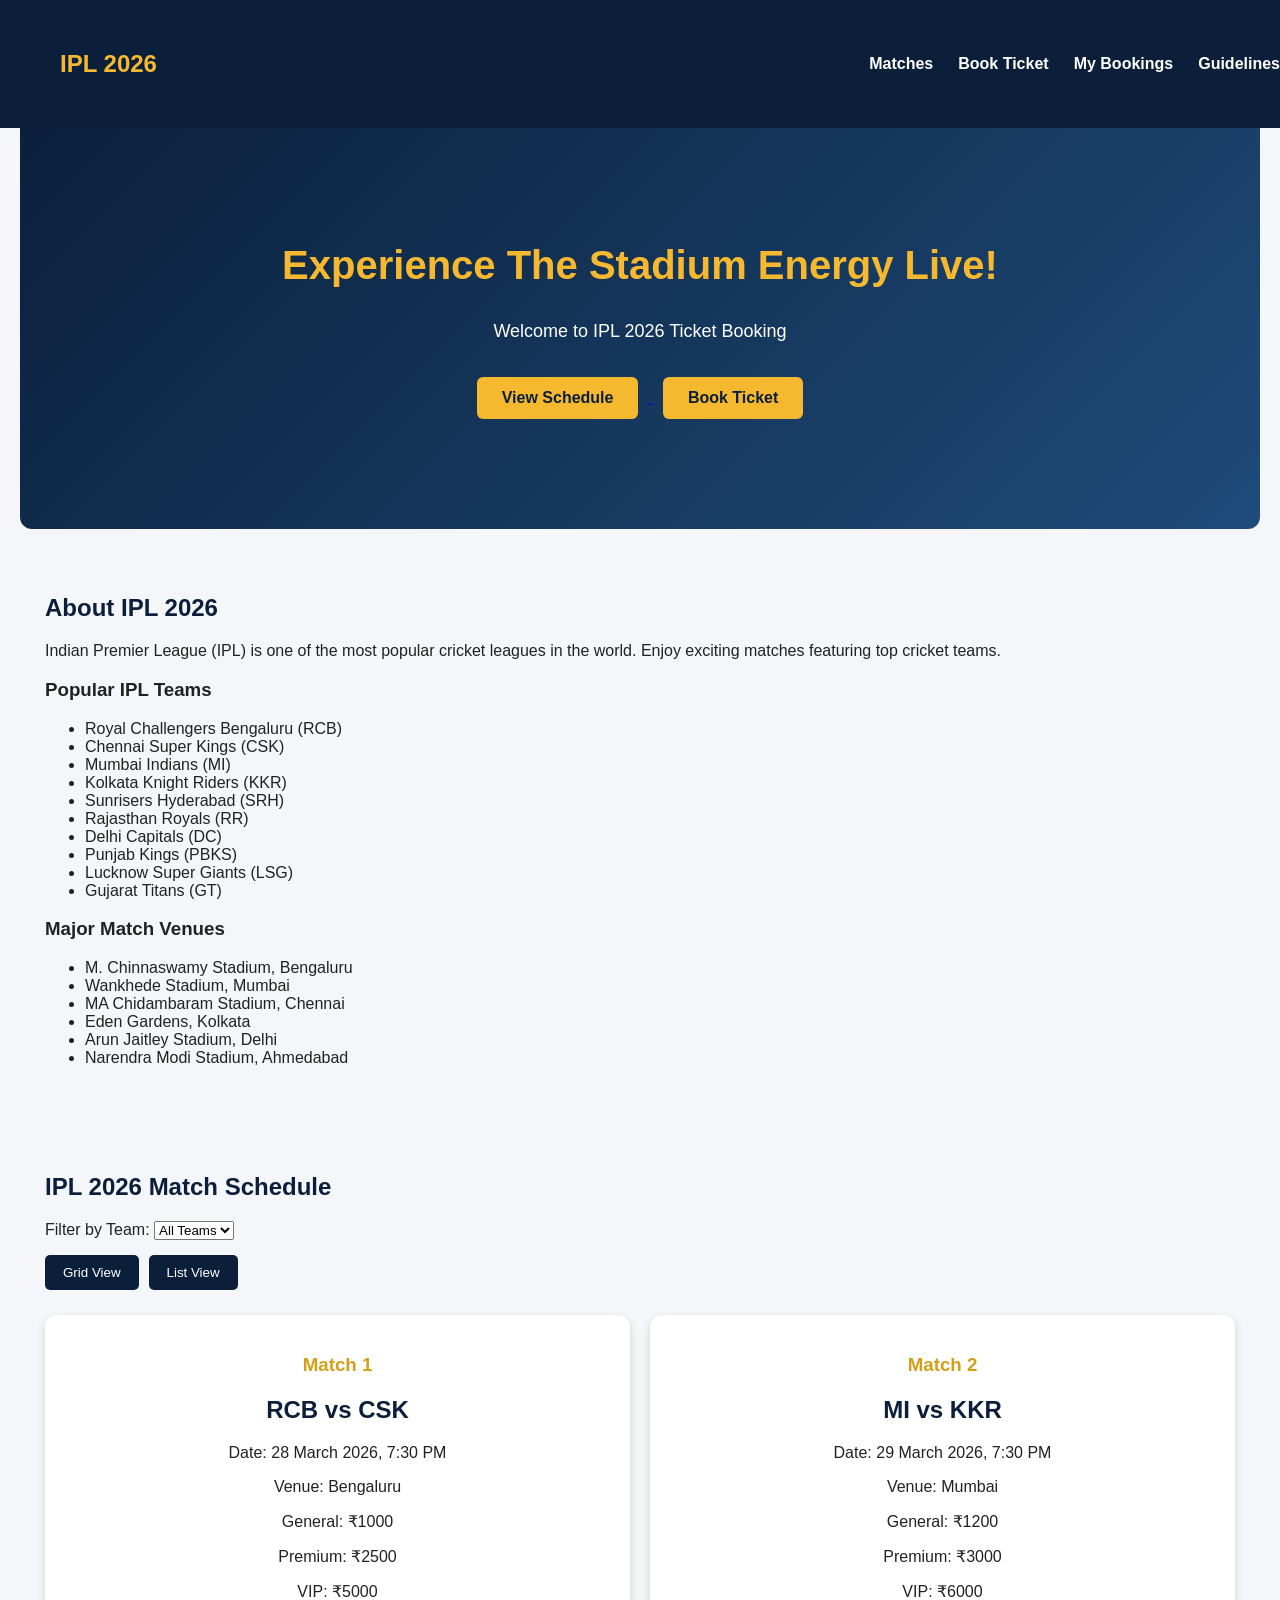
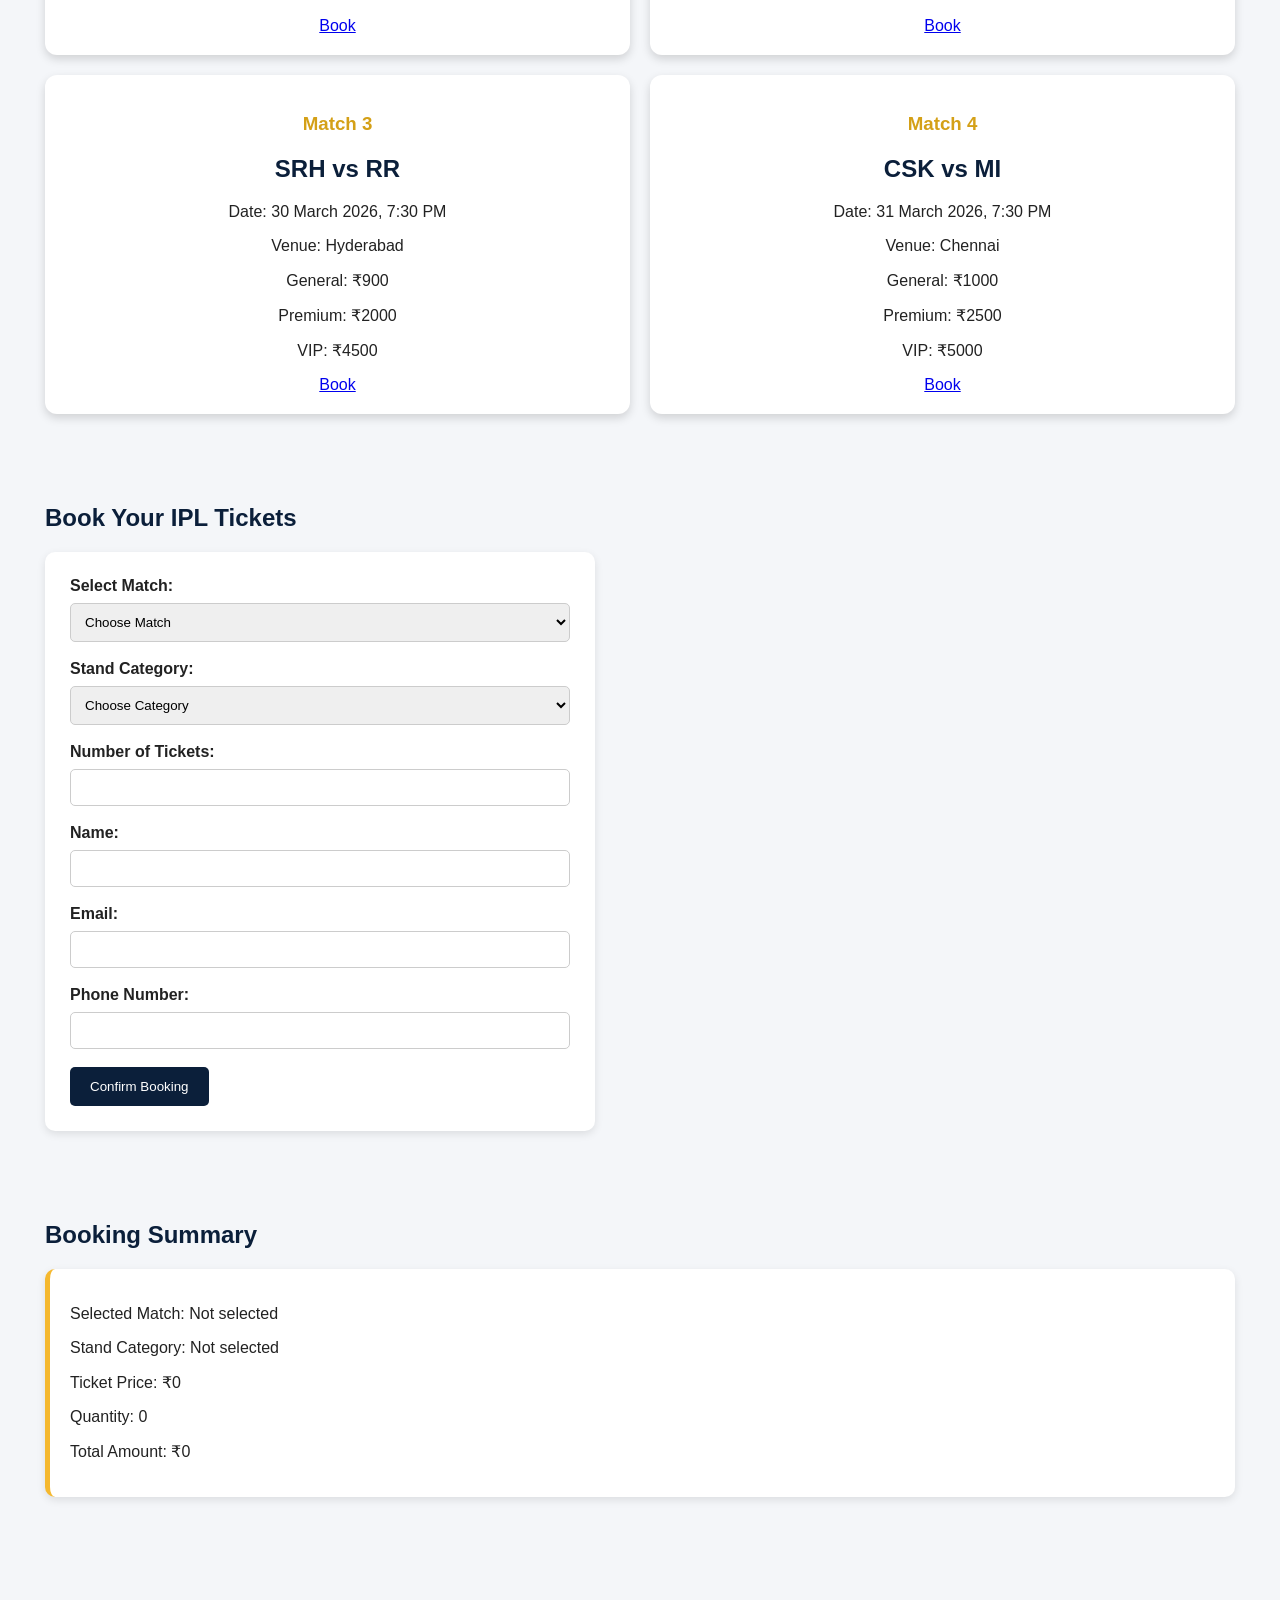
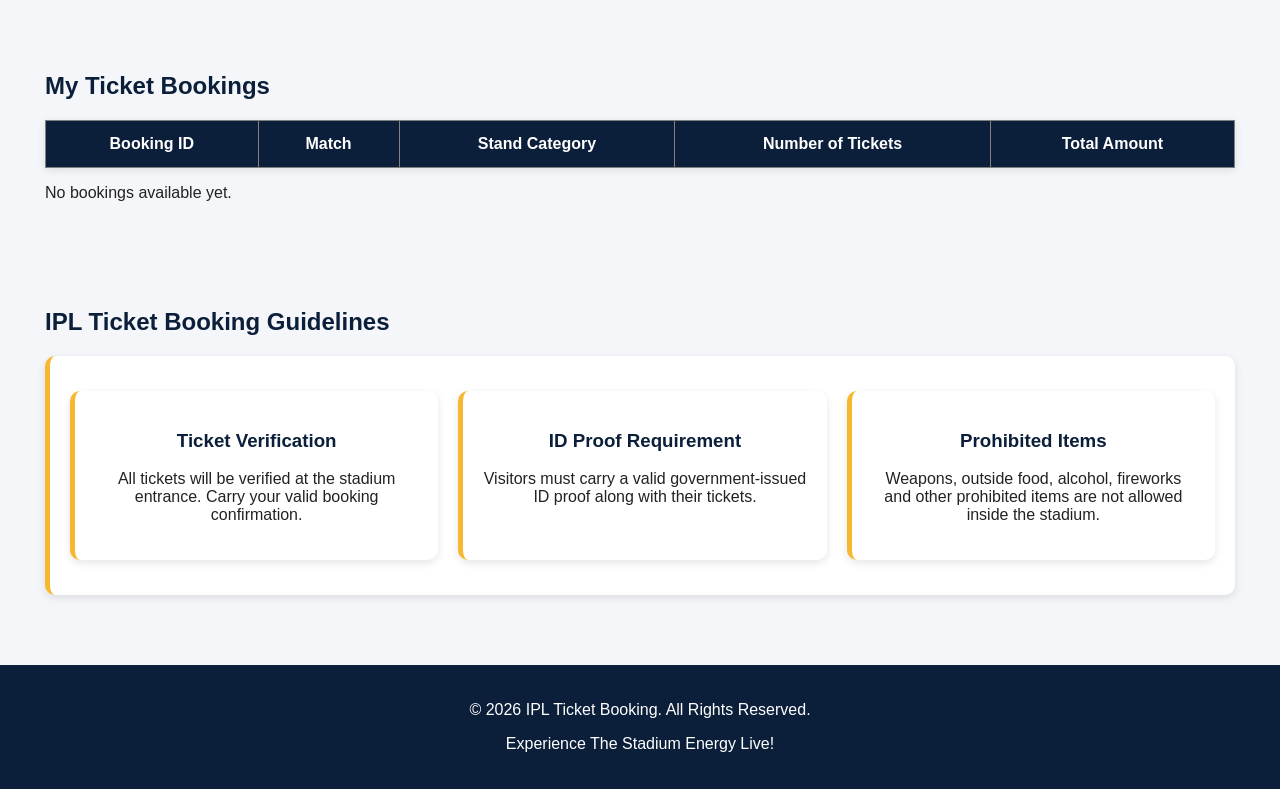
<file: index.html>
<!DOCTYPE html>
<html lang="en">
<head>
    <meta charset="UTF-8">
    <meta name="viewport" content="width=device-width, initial-scale=1.0">
    <title>IPL 2026 Ticket Booking</title>
    <link rel="stylesheet" href="./styles.css">
</head>
<body>

    <!-- Navigation Bar -->
    <header>
        
 
<nav>
    <h2>IPL 2026</h2>

    <!-- Hamburger Menu Button -->
    <button id="menu-toggle" class="menu-toggle">
        ☰
    </button>

    <!-- Navigation Links -->
    <ul id="nav-links">
        <li><a href="#matches">Matches</a></li>
        <li><a href="booking.html">Book Ticket</a></li>
        <li><a href="#mybookings">My Bookings</a></li>
        <li><a href="#guidelines">Guidelines</a></li>
    </ul>
</nav>


    </header>

    <!-- Hero Section -->
    <section id="hero">
        <h1>Experience The Stadium Energy Live!</h1>

        <p>Welcome to IPL 2026 Ticket Booking</p>

        <a href="#matches">
            <button>View Schedule</button>
        </a>

        <a href="#booking">
            <button>Book Ticket</button>
        </a>
    </section>
    
    <!-- About IPL Section -->
    <section id="about">
        <h2>About IPL 2026</h2>

        <p>
            Indian Premier League (IPL) is one of the most popular
            cricket leagues in the world. Enjoy exciting matches
            featuring top cricket teams.
        </p>

        <h3>Popular IPL Teams</h3>
        <ul>
            <li>Royal Challengers Bengaluru (RCB)</li>
            <li>Chennai Super Kings (CSK)</li>
            <li>Mumbai Indians (MI)</li>
            <li>Kolkata Knight Riders (KKR)</li>
            <li>Sunrisers Hyderabad (SRH)</li>
            <li>Rajasthan Royals (RR)</li>
            <li>Delhi Capitals (DC)</li>
            <li>Punjab Kings (PBKS)</li>
            <li>Lucknow Super Giants (LSG)</li>
            <li>Gujarat Titans (GT)</li>
        </ul>

        <h3>Major Match Venues</h3>
        <ul>
            <li>M. Chinnaswamy Stadium, Bengaluru</li>
            <li>Wankhede Stadium, Mumbai</li>
            <li>MA Chidambaram Stadium, Chennai</li>
            <li>Eden Gardens, Kolkata</li>
            <li>Arun Jaitley Stadium, Delhi</li>
            <li>Narendra Modi Stadium, Ahmedabad</li>
        </ul>
    </section>

    <!-- Match Schedule Section -->
    
<!-- Match Schedule Section -->
<section id="matches">

    <h2>IPL 2026 Match Schedule</h2>

    <!-- Team Filter -->
    <label for="teamFilter">Filter by Team:</label>

    <select id="teamFilter">
        <option value="all">All Teams</option>
        <option value="RCB">RCB</option>
        <option value="CSK">CSK</option>
        <option value="MI">MI</option>
        <option value="KKR">KKR</option>
        <option value="SRH">SRH</option>
        <option value="RR">RR</option>
    </select>

    <!-- Grid and List View Buttons -->
    <div class="view-buttons">
        <button id="gridViewBtn">Grid View</button>
        <button id="listViewBtn">List View</button>
    </div>

    <!-- Match Cards Container -->
    <div id="match-container" class="match-grid">

        <!-- Match 1 -->
        <div class="match-card" data-teams="RCB CSK">
            <h3>Match 1</h3>
            <h2>RCB vs CSK</h2>
            <p>Date: 28 March 2026, 7:30 PM</p>
            <p>Venue: Bengaluru</p>
            <p>General: ₹1000</p>
            <p>Premium: ₹2500</p>
            <p>VIP: ₹5000</p>
            <a href="#booking" class="book-btn">Book</a>
        </div>

        <!-- Match 2 -->
        <div class="match-card" data-teams="MI KKR">
            <h3>Match 2</h3>
            <h2>MI vs KKR</h2>
            <p>Date: 29 March 2026, 7:30 PM</p>
            <p>Venue: Mumbai</p>
            <p>General: ₹1200</p>
            <p>Premium: ₹3000</p>
            <p>VIP: ₹6000</p>
            <a href="#booking" class="book-btn">Book</a>
        </div>

        <!-- Match 3 -->
        <div class="match-card" data-teams="SRH RR">
            <h3>Match 3</h3>
            <h2>SRH vs RR</h2>
            <p>Date: 30 March 2026, 7:30 PM</p>
            <p>Venue: Hyderabad</p>
            <p>General: ₹900</p>
            <p>Premium: ₹2000</p>
            <p>VIP: ₹4500</p>
            <a href="#booking" class="book-btn">Book</a>
        </div>

        <!-- Match 4 -->
        <div class="match-card" data-teams="CSK MI">
            <h3>Match 4</h3>
            <h2>CSK vs MI</h2>
            <p>Date: 31 March 2026, 7:30 PM</p>
            <p>Venue: Chennai</p>
            <p>General: ₹1000</p>
            <p>Premium: ₹2500</p>
            <p>VIP: ₹5000</p>
            <a href="#booking" class="book-btn">Book</a>
        </div>

    </div>

</section>


    <!-- Ticket Booking Section -->
    <section id="booking">
        <h2>Book Your IPL Tickets</h2>

        <form>
            <label for="match">Select Match:</label>
            <select id="match" name="match" required>
                <option value="">Choose Match</option>
                <option value="RCB vs CSK">RCB vs CSK</option>
                <option value="MI vs KKR">MI vs KKR</option>
                <option value="SRH vs RR">SRH vs RR</option>
                <option value="CSK vs MI">CSK vs MI</option>
            </select>
            <br><br>

            <label for="stand">Stand Category:</label>
            <select id="stand" name="stand" required>
                <option value="">Choose Category</option>
                <option value="General">General</option>
                <option value="Premium">Premium</option>
                <option value="VIP">VIP</option>
            </select>
            <br><br>

            <label for="quantity">Number of Tickets:</label>
            <input type="number" id="quantity"
                   name="quantity" min="1" required>
            <br><br>

            <label for="name">Name:</label>
            <input type="text" id="name" name="name" required>
            <br><br>

            <label for="email">Email:</label>
            <input type="email" id="email" name="email" required>
            <br><br>

            <label for="phone">Phone Number:</label>
            <input type="tel" id="phone" name="phone" required>
            <br><br>

            <button type="submit">Confirm Booking</button>
        </form>
    </section>

     <!-- Booking Summary Section -->
<section id="booking-summary">
    <h2>Booking Summary</h2>

    <div>
        <p>Selected Match: <span id="summary-match">Not selected</span></p>
        <p>Stand Category: <span id="summary-stand">Not selected</span></p>
        <p>Ticket Price: ₹<span id="summary-price">0</span></p>
        <p>Quantity: <span id="summary-quantity">0</span></p>
        <p>Total Amount: ₹<span id="summary-total">0</span></p>
    </div>
</section>

<!-- My Ticket Bookings Section -->
<section id="mybookings">
    <!-- Keep all your existing code here unchanged -->
</section>

    <!-- My Ticket Bookings Section -->
    <section id="mybookings">
        <h2>My Ticket Bookings</h2>

        <table border="1">
            <thead>
                <tr>
                    <th>Booking ID</th>
                    <th>Match</th>
                    <th>Stand Category</th>
                    <th>Number of Tickets</th>
                    <th>Total Amount</th>
                </tr>
            </thead>

            <tbody>
                <!-- Booking records will be added here in future -->
            </tbody>
        </table>

        <p>No bookings available yet.</p>
    </section>

    <!-- Guidelines Section -->
    
<section id="guidelines">
    <h2>IPL Ticket Booking Guidelines</h2>

    <div class="guidelines-grid">

        <!-- Card 1 -->
        <div class="guideline-card">
            <h3>Ticket Verification</h3>
            <p>
                All tickets will be verified at the stadium entrance.
                Carry your valid booking confirmation.
            </p>
        </div>

        <!-- Card 2 -->
        <div class="guideline-card">
            <h3>ID Proof Requirement</h3>
            <p>
                Visitors must carry a valid government-issued ID
                proof along with their tickets.
            </p>
        </div>

        <!-- Card 3 -->
        <div class="guideline-card">
            <h3>Prohibited Items</h3>
            <p>
                Weapons, outside food, alcohol, fireworks and
                other prohibited items are not allowed inside
                the stadium.
            </p>
        </div>

    </div>
</section>

    <!-- Footer Section -->
    <footer>
        <p>&copy; 2026 IPL Ticket Booking. All Rights Reserved.</p>
        <p>Experience The Stadium Energy Live!</p>
    </footer>
    <script src="app.js"></script>
</body>
</html>
</file>
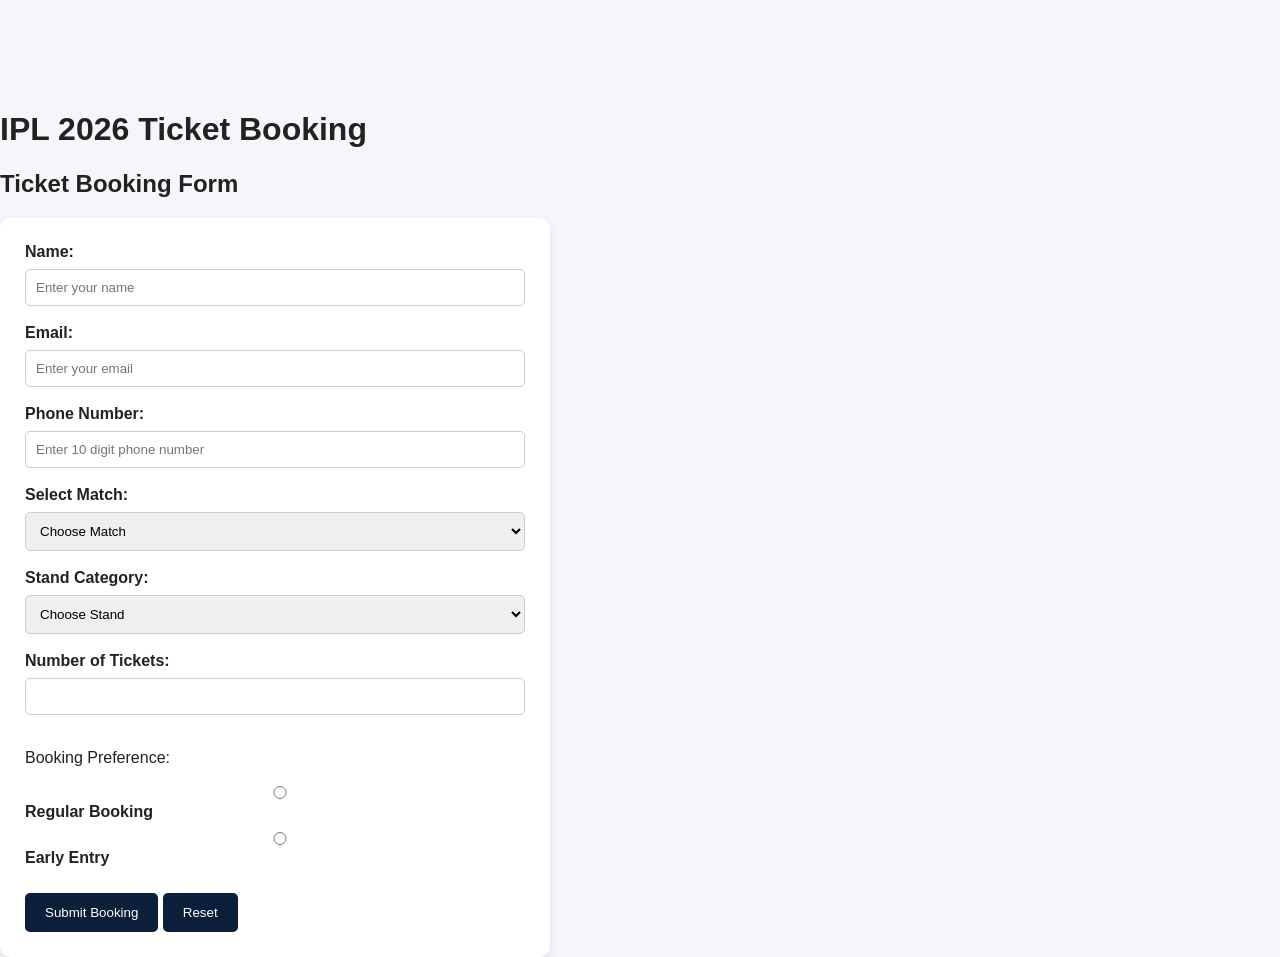
<file: booking.html>
<!DOCTYPE html>
<html lang="en">
<head>
    <meta charset="UTF-8">
    <meta name="viewport" content="width=device-width, initial-scale=1.0">
    <title>IPL Ticket Booking Form</title>
    <link rel="stylesheet" href="styles.css">
</head>
<body>

    <h1>IPL 2026 Ticket Booking</h1>

    <h2>Ticket Booking Form</h2>

    <form action="#" method="post">

        <!-- Name -->
        <label for="name">Name:</label>
        <input type="text" id="name" name="name"
               placeholder="Enter your name"
               minlength="3" maxlength="30" required>
        <br><br>

        <!-- Email -->
        <label for="email">Email:</label>
        <input type="email" id="email" name="email"
               placeholder="Enter your email"
               required>
        <br><br>

        <!-- Phone Number -->
        <label for="phone">Phone Number:</label>
        <input type="tel" id="phone" name="phone"
               placeholder="Enter 10 digit phone number"
               pattern="[0-9]{10}"
               title="Enter exactly 10 digits"
               required>
        <br><br>

        <!-- Match Selection -->
        <label for="match">Select Match:</label>
        <select id="match" name="match" required>
            <option value="">Choose Match</option>
            <option value="RCB vs CSK">RCB vs CSK</option>
            <option value="MI vs KKR">MI vs KKR</option>
            <option value="SRH vs RR">SRH vs RR</option>
            <option value="CSK vs MI">CSK vs MI</option>
        </select>
        <br><br>

        <!-- Stand Category -->
        <label for="stand">Stand Category:</label>
        <select id="stand" name="stand" required>
            <option value="">Choose Stand</option>
            <option value="General">General</option>
            <option value="Premium">Premium</option>
            <option value="VIP">VIP</option>
        </select>
        <br><br>

        <!-- Number of Tickets -->
        <label for="tickets">Number of Tickets:</label>
        <input type="number" id="tickets" name="tickets"
               min="1" max="10" required>
        <br><br>
                <!-- Additional Booking Preference -->
        <p>Booking Preference:</p>

        <input type="radio" id="regular" name="preference"
               value="Regular" required>
        <label for="regular">Regular Booking</label>

        <input type="radio" id="early" name="preference"
               value="Early">
        <label for="early">Early Entry</label>

        <br><br>

        <!-- Submit and Reset Buttons -->
        <button type="submit">Submit Booking</button>
        <button type="reset">Reset</button>

    </form>
    <script src="app.js"></script>


</body>
</html>
</file>
<file: styles.css>
/* Website Theme Colors */
:root {
    --primary: #0B1F3A;
    --accent: #F5B82E;
    --background: #F4F6F9;
    --text: #222222;
}

/* Navigation Bar */
header {
    background-color: var(--primary);
    color: white;
    padding: 15px 30px;
    position: fixed;
    top: 0;
    left: 0;
    width: 100%;
    z-index: 1000;
}

nav {
    display: flex;
    justify-content: space-between;
    align-items: center;
}

nav h2 {
    color: var(--accent);
}

nav ul {
    display: flex;
    list-style: none;
    gap: 25px;
}

nav ul li a {
    color: white;
    text-decoration: none;
    font-weight: bold;
}

/* Navigation Hover Effect */
nav ul li a:hover {
    color: var(--accent);
}

body {
    margin: 0;
    padding-top: 90px;
    background-color: var(--background);
    color: var(--text);
    font-family: Arial, sans-serif;
}

/* Hero Banner Section */
#hero {
    background: linear-gradient(135deg, #0B1F3A, #1E4B7A);
    color: white;
    text-align: center;
    padding: 100px 20px;
    margin: 20px;
    border-radius: 12px;
}

#hero h1 {
    font-size: 40px;
    color: var(--accent);
}

#hero p {
    font-size: 18px;
    margin-bottom: 25px;
}

/* Hero Buttons */
#hero button {
    background-color: var(--accent);
    color: var(--primary);
    padding: 12px 25px;
    border: none;
    border-radius: 6px;
    font-size: 16px;
    font-weight: bold;
    cursor: pointer;
    margin: 10px;
}

#hero button:hover {
    background-color: white;
}


/* General Section Styling */
section {
    padding: 25px;
    margin: 20px;
}

/* Section Headings */
section h2 {
    color: var(--primary);
    margin-bottom: 20px;
}

/* Match Schedule Table */
table {
    width: 100%;
    border-collapse: collapse;
    margin-top: 20px;
    background-color: white;
    box-shadow: 0 2px 8px rgba(0, 0, 0, 0.1);
}

th {
    background-color: var(--primary);
    color: white;
    padding: 14px;
}

td {
    padding: 12px;
    border: 1px solid #ddd;
    text-align: center;
}

tr:hover {
    background-color: #FFF4D6;
}

/* Guidelines Cards and Booking Summary */
#guidelines div,
#booking-summary div {
    background-color: white;
    padding: 20px;
    margin: 15px 0;
    border-radius: 10px;
    box-shadow: 0 3px 8px rgba(0, 0, 0, 0.1);
    border-left: 5px solid var(--accent);
}

/* Booking Form */
form {
    background-color: white;
    padding: 25px;
    border-radius: 10px;
    box-shadow: 0 3px 8px rgba(0, 0, 0, 0.1);
    max-width: 500px;
}

form label {
    display: inline-block;
    margin-bottom: 8px;
    font-weight: bold;
}

form input,
form select {
    padding: 10px;
    width: 100%;
    box-sizing: border-box;
    border: 1px solid #ccc;
    border-radius: 5px;
}

/* Form Button */
form button {
    background-color: var(--primary);
    color: white;
    padding: 12px 20px;
    border: none;
    border-radius: 5px;
    cursor: pointer;
}

form button:hover {
    background-color: var(--accent);
    color: var(--primary);
}

/* Footer */
footer {
    background-color: var(--primary);
    color: white;
    text-align: center;
    padding: 20px;
    margin-top: 30px;
}

/* Activity 8: Responsive Navigation using Flexbox */

nav {
    display: flex;
    justify-content: space-between;
    align-items: center;
    padding: 15px 30px;
    position: relative;
}

nav ul {
    display: flex;
    list-style: none;
    gap: 25px;
    margin: 0;
    padding: 0;
}

.menu-toggle {
    display: none;
    font-size: 25px;
    background: none;
    border: none;
    color: white;
    cursor: pointer;
}

/* Mobile Navigation */
@media screen and (max-width: 768px) {

    .menu-toggle {
        display: block;
    }

    nav ul {
        display: none;
        flex-direction: column;
        position: absolute;
        top: 100%;
        right: 0;
        width: 200px;
        background-color: #0b1f3a;
        padding: 20px;
        gap: 15px;
        z-index: 1000;
    }

    nav ul.active {
        display: flex;
    }
}

/* Activity 8: Responsive Match Cards using CSS Grid */

/* Grid View */
.match-grid {
    display: grid;
    grid-template-columns: repeat(2, 1fr);
    gap: 20px;
    margin-top: 25px;
}

.match-card {
    background-color: white;
    color: #222;
    padding: 20px;
    border-radius: 12px;
    box-shadow: 0 4px 10px rgba(0, 0, 0, 0.15);
    text-align: center;
}

.match-card h3 {
    color: #d4a017;
}

.match-card h2 {
    color: #0b1f3a;
}

/* View Buttons */
.view-buttons {
    display: flex;
    gap: 10px;
    margin-top: 15px;
}

.view-buttons button {
    padding: 10px 18px;
    background-color: #0b1f3a;
    color: white;
    border: none;
    border-radius: 5px;
    cursor: pointer;
}

/* List View */
.match-list {
    display: flex;
    flex-direction: column;
    gap: 15px;
}

.match-list .match-card {
    width: 100%;
    box-sizing: border-box;
}

/* Responsive Layout */
@media screen and (max-width: 768px) {

    .match-grid {
        grid-template-columns: 1fr;
    }

    .match-card {
        width: auto;
    }
}

@media screen and (min-width: 769px) and (max-width: 1024px) {

    .match-grid {
        grid-template-columns: repeat(2, 1fr);
    }
}

/* Activity 8: Guidelines using CSS Grid */

.guidelines-grid {
    display: grid;
    grid-template-columns: repeat(3, 1fr);
    gap: 20px;
    margin-top: 25px;
}

.guideline-card {
    background-color: white;
    color: #222;
    padding: 20px;
    border-radius: 12px;
    box-shadow: 0 4px 10px rgba(0, 0, 0, 0.15);
    text-align: center;
}

.guideline-card h3 {
    color: #0b1f3a;
}

/* Tablet and Mobile Responsive Layout */
@media screen and (max-width: 768px) {

    .guidelines-grid {
        grid-template-columns: 1fr;
    }

    .guideline-card {
        width: auto;
    }
}
</file>
